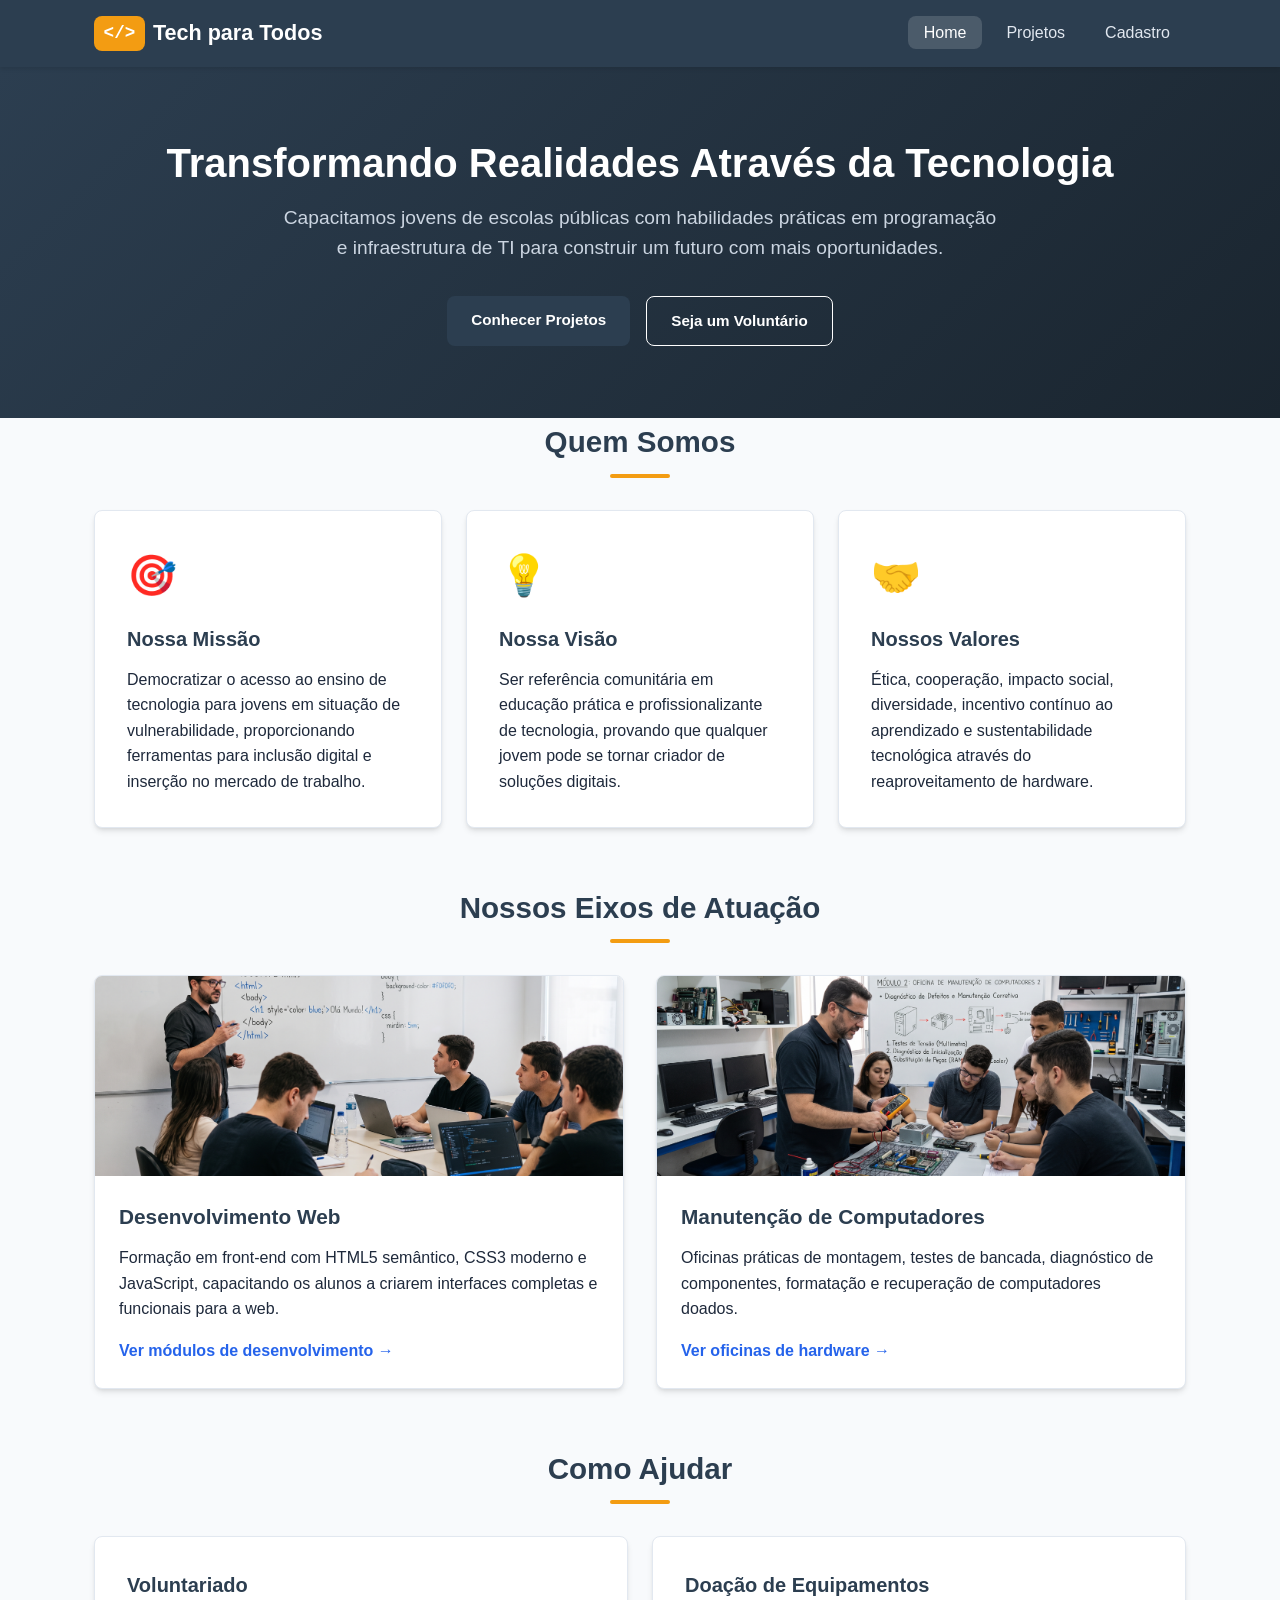
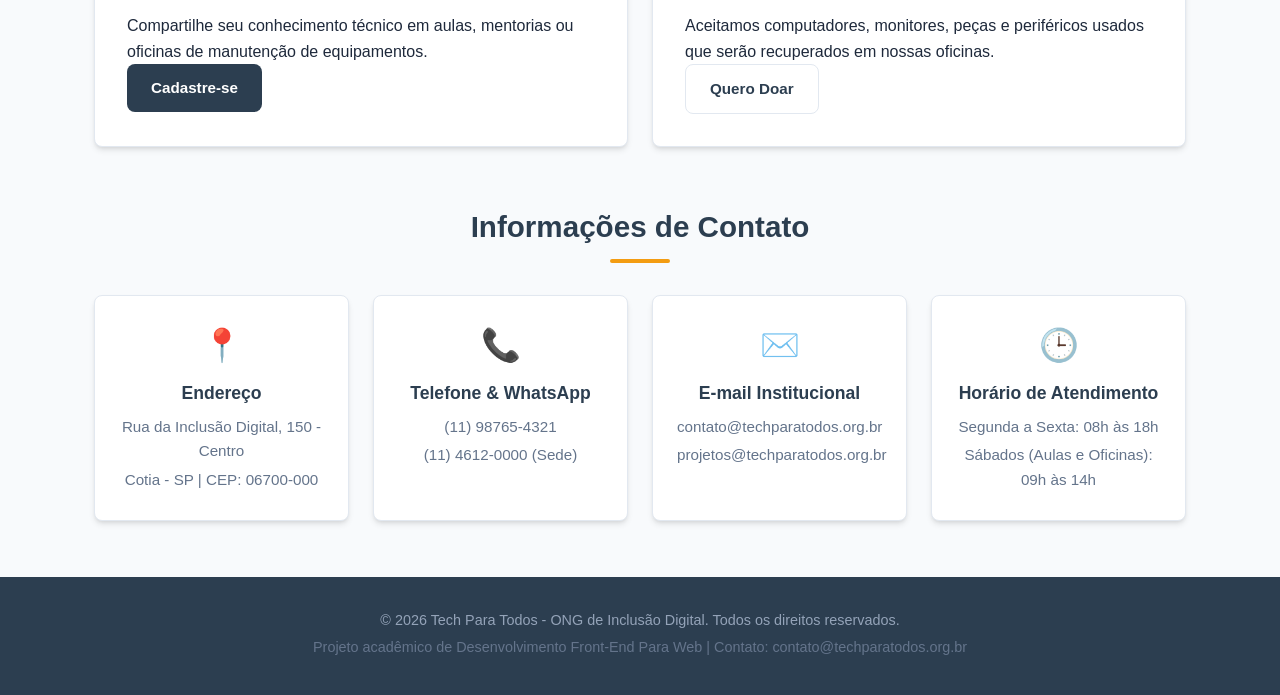
<file: Projeto tech todos/index.html>
<!DOCTYPE html>
<html lang="pt-BR">
<head>
    <meta charset="UTF-8">
    <meta name="viewport" content="width=device-width, initial-scale=1.0">
    <title>Home - Tech para Todos</title>
    <link rel="stylesheet" href="css/style.css">
</head>
<body>
    <header>
        <div class="container header-container">
            <div class="logo">
                <span class="logo-icon">&lt;/&gt;</span>
                <span class="logo-text">Tech para Todos</span>
            </div>
            <nav>
                <ul>
                    <li><a href="index.html" class="active">Home</a></li>
                    <li><a href="projetos.html">Projetos</a></li>
                    <li><a href="cadastro.html">Cadastro</a></li>
                </ul>
            </nav>
        </div>
    </header>

    <section class="hero">
        <div class="container hero-content">
            <h2>Transformando Realidades Através da Tecnologia</h2>
            <p>Capacitamos jovens de escolas públicas com habilidades práticas em programação e infraestrutura de TI para construir um futuro com mais oportunidades.</p>
            <div class="hero-actions">
                <a href="projetos.html" class="btn btn-primary">Conhecer Projetos</a>
                <a href="cadastro.html" class="btn btn-secondary">Seja um Voluntário</a>
            </div>
        </div>
    </section>

    <main class="container">
        <!-- Quem Somos -->
        <section class="info-section">
            <div class="section-title">
                <h2>Quem Somos</h2>
                <div class="divider"></div>
            </div>
            <div class="about-grid">
                <div class="about-card">
                    <div class="card-icon">🎯</div>
                    <h3>Nossa Missão</h3>
                    <p>Democratizar o acesso ao ensino de tecnologia para jovens em situação de vulnerabilidade, proporcionando ferramentas para inclusão digital e inserção no mercado de trabalho.</p>
                </div>
                <div class="about-card">
                    <div class="card-icon">💡</div>
                    <h3>Nossa Visão</h3>
                    <p>Ser referência comunitária em educação prática e profissionalizante de tecnologia, provando que qualquer jovem pode se tornar criador de soluções digitais.</p>
                </div>
                <div class="about-card">
                    <div class="card-icon">🤝</div>
                    <h3>Nossos Valores</h3>
                    <p>Ética, cooperação, impacto social, diversidade, incentivo contínuo ao aprendizado e sustentabilidade tecnológica através do reaproveitamento de hardware.</p>
                </div>
            </div>
        </section>

        <!-- Eixos de Atuação com Imagens -->
        <section class="info-section">
            <div class="section-title">
                <h2>Nossos Eixos de Atuação</h2>
                <div class="divider"></div>
            </div>
            <div class="tracks-grid">
                <div class="track-card with-image">
                    <div class="track-thumb">
                        <img src="img/modulo1_html_css.jfif" alt="Aulas práticas de desenvolvimento web front-end" loading="lazy">
                    </div>
                    <div class="track-card-content">
                        <h3>Desenvolvimento Web</h3>
                        <p>Formação em front-end com HTML5 semântico, CSS3 moderno e JavaScript, capacitando os alunos a criarem interfaces completas e funcionais para a web.</p>
                        <a href="projetos.html" class="text-link">Ver módulos de desenvolvimento &rarr;</a>
                    </div>
                </div>
                <div class="track-card with-image">
                    <div class="track-thumb">
                        <img src="img/modulo1_manutencao.jfif" alt="Oficinas práticas de montagem e manutenção de computadores" loading="lazy">
                    </div>
                    <div class="track-card-content">
                        <h3>Manutenção de Computadores</h3>
                        <p>Oficinas práticas de montagem, testes de bancada, diagnóstico de componentes, formatação e recuperação de computadores doados.</p>
                        <a href="projetos.html" class="text-link">Ver oficinas de hardware &rarr;</a>
                    </div>
                </div>
            </div>
        </section>

        <!-- Como Ajudar -->
        <section class="info-section help-section">
            <div class="section-title">
                <h2>Como Ajudar</h2>
                <div class="divider"></div>
            </div>
            <div class="help-grid">
                <div class="help-card">
                    <h3>Voluntariado</h3>
                    <p>Compartilhe seu conhecimento técnico em aulas, mentorias ou oficinas de manutenção de equipamentos.</p>
                    <a href="cadastro.html" class="btn btn-primary">Cadastre-se</a>
                </div>
                <div class="help-card">
                    <h3>Doação de Equipamentos</h3>
                    <p>Aceitamos computadores, monitores, peças e periféricos usados que serão recuperados em nossas oficinas.</p>
                    <a href="projetos.html#como-doar" class="btn btn-secondary">Quero Doar</a>
                </div>
            </div>
        </section>

        <!-- Informações de Contato da Organização -->
        <section class="info-section contact-section">
            <div class="section-title">
                <h2>Informações de Contato</h2>
                <div class="divider"></div>
            </div>
            <div class="contact-grid">
                <div class="contact-card">
                    <div class="card-icon">📍</div>
                    <h3>Endereço</h3>
                    <p>Rua da Inclusão Digital, 150 - Centro</p>
                    <p>Cotia - SP | CEP: 06700-000</p>
                </div>
                <div class="contact-card">
                    <div class="card-icon">📞</div>
                    <h3>Telefone &amp; WhatsApp</h3>
                    <p>(11) 98765-4321</p>
                    <p>(11) 4612-0000 (Sede)</p>
                </div>
                <div class="contact-card">
                    <div class="card-icon">✉️</div>
                    <h3>E-mail Institucional</h3>
                    <p>contato@techparatodos.org.br</p>
                    <p>projetos@techparatodos.org.br</p>
                </div>
                <div class="contact-card">
                    <div class="card-icon">🕒</div>
                    <h3>Horário de Atendimento</h3>
                    <p>Segunda a Sexta: 08h às 18h</p>
                    <p>Sábados (Aulas e Oficinas): 09h às 14h</p>
                </div>
            </div>
        </section>
    </main>

    <footer>
        <div class="container footer-container">
            <p>&copy; 2026 Tech Para Todos - ONG de Inclusão Digital. Todos os direitos reservados.</p>
            <p class="footer-sub">Projeto acadêmico de Desenvolvimento Front-End Para Web | Contato: contato@techparatodos.org.br</p>
        </div>
    </footer>
</body>
</html>
</file>
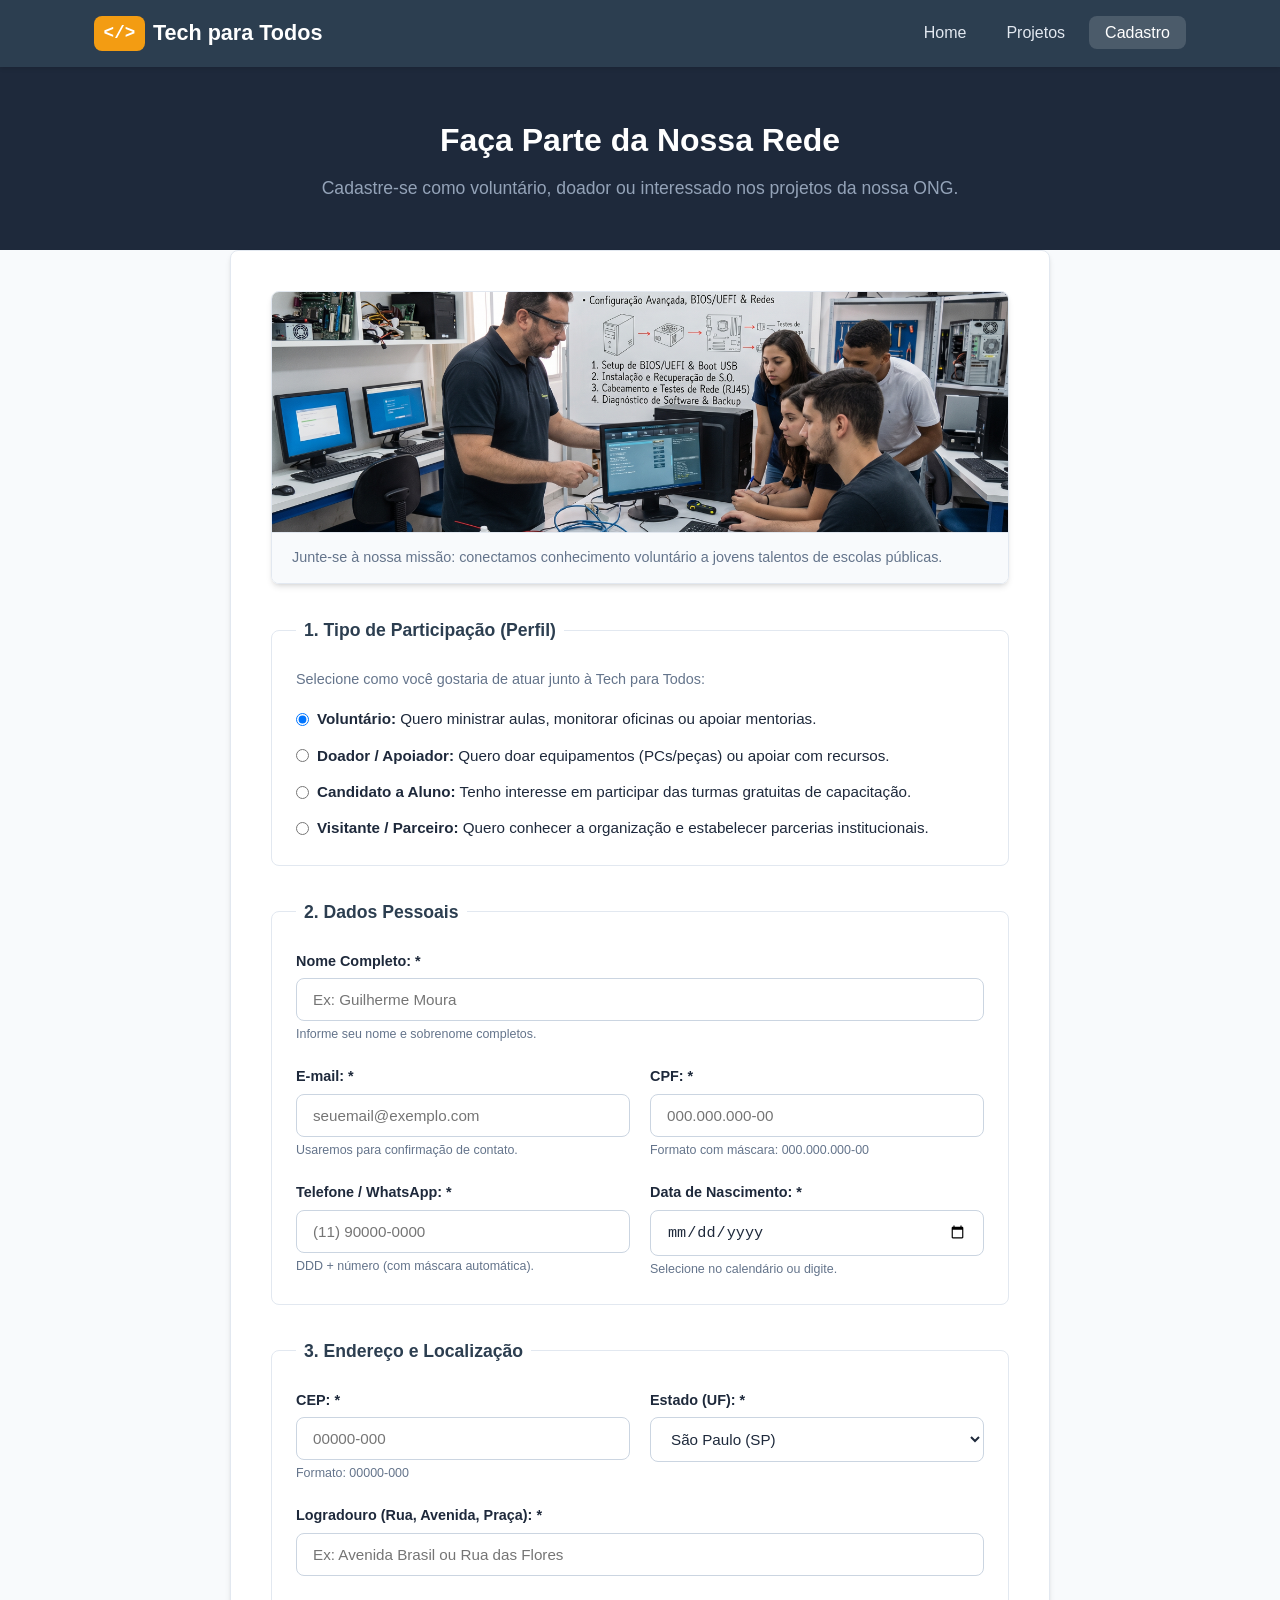
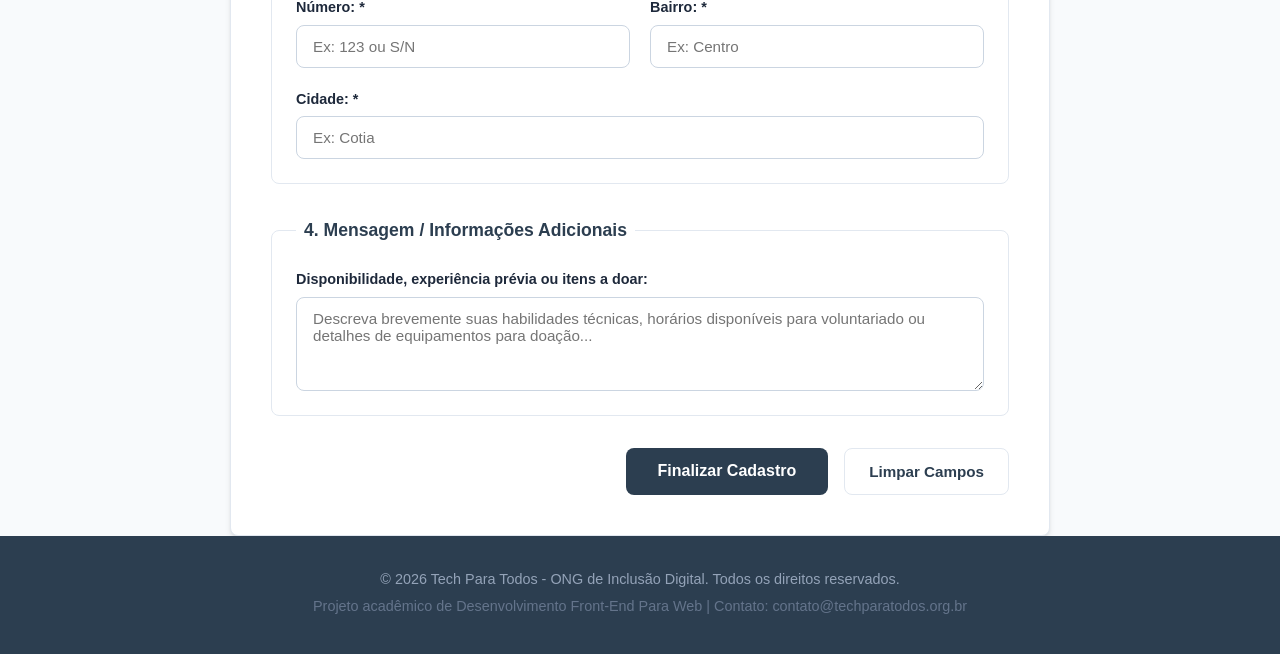
<file: Projeto tech todos/cadastro.html>
<!DOCTYPE html>
<html lang="pt-BR">
<head>
    <meta charset="UTF-8">
    <meta name="viewport" content="width=device-width, initial-scale=1.0">
    <title>Cadastro - Tech para Todos</title>
    <link rel="stylesheet" href="css/style.css">
</head>
<body>
    <header>
        <div class="container header-container">
            <div class="logo">
                <span class="logo-icon">&lt;/&gt;</span>
                <span class="logo-text">Tech para Todos</span>
            </div>
            <nav>
                <ul>
                    <li><a href="index.html">Home</a></li>
                    <li><a href="projetos.html">Projetos</a></li>
                    <li><a href="cadastro.html" class="active">Cadastro</a></li>
                </ul>
            </nav>
        </div>
    </header>

    <div class="page-header">
        <div class="container">
            <h2>Faça Parte da Nossa Rede</h2>
            <p>Cadastre-se como voluntário, doador ou interessado nos projetos da nossa ONG.</p>
        </div>
    </div>

    <main class="container">
        <div class="form-wrapper">
            <!-- Imagem Ilustrativa de Engajamento e Voluntariado -->
            <div class="form-hero-media">
                <img src="img/modulo2_manutencao.jfif" alt="Alunos e voluntários em oficina prática de informática" loading="lazy">
                <div class="media-caption">
                    <p>Junte-se à nossa missão: conectamos conhecimento voluntário a jovens talentos de escolas públicas.</p>
                </div>
            </div>

            <div id="form-feedback" class="feedback-alert" style="display: none;">
                <strong>Sucesso!</strong> Seu cadastro foi registrado com sucesso. Em breve nossa equipe entrará em contato!
            </div>

            <form id="cadastro-form" action="#" method="POST" novalidate>
                <!-- Seção 1: Perfil de Interesse (Agrupamento Lógico) -->
                <fieldset class="form-group-box">
                    <legend>1. Tipo de Participação (Perfil)</legend>
                    <p class="fieldset-desc">Selecione como você gostaria de atuar junto à Tech para Todos:</p>
                    <div class="radio-group">
                        <label class="radio-label">
                            <input type="radio" name="perfil" value="voluntario" checked required>
                            <span><strong>Voluntário:</strong> Quero ministrar aulas, monitorar oficinas ou apoiar mentorias.</span>
                        </label>
                        <label class="radio-label">
                            <input type="radio" name="perfil" value="doador" required>
                            <span><strong>Doador / Apoiador:</strong> Quero doar equipamentos (PCs/peças) ou apoiar com recursos.</span>
                        </label>
                        <label class="radio-label">
                            <input type="radio" name="perfil" value="aluno" required>
                            <span><strong>Candidato a Aluno:</strong> Tenho interesse em participar das turmas gratuitas de capacitação.</span>
                        </label>
                        <label class="radio-label">
                            <input type="radio" name="perfil" value="visitante" required>
                            <span><strong>Visitante / Parceiro:</strong> Quero conhecer a organização e estabelecer parcerias institucionais.</span>
                        </label>
                    </div>
                </fieldset>

                <!-- Seção 2: Dados Pessoais (Agrupamento Lógico e Inputs HTML5) -->
                <fieldset class="form-group-box">
                    <legend>2. Dados Pessoais</legend>
                    <div class="form-grid">
                        <div class="form-field full-width">
                            <label for="nome">Nome Completo: *</label>
                            <input id="nome" type="text" name="nome" required minlength="3" placeholder="Ex: Guilherme Moura">
                            <span class="field-hint">Informe seu nome e sobrenome completos.</span>
                        </div>

                        <div class="form-field">
                            <label for="email">E-mail: *</label>
                            <input id="email" type="email" name="email" required placeholder="seuemail@exemplo.com">
                            <span class="field-hint">Usaremos para confirmação de contato.</span>
                        </div>

                        <div class="form-field">
                            <label for="cpf">CPF: *</label>
                            <input id="cpf" type="text" name="cpf" required placeholder="000.000.000-00" maxlength="14" pattern="\d{3}\.\d{3}\.\d{3}-\d{2}" autocomplete="off">
                            <span class="field-hint">Formato com máscara: 000.000.000-00</span>
                        </div>

                        <div class="form-field">
                            <label for="telefone">Telefone / WhatsApp: *</label>
                            <input id="telefone" type="tel" name="telefone" required placeholder="(11) 90000-0000" maxlength="15" pattern="\(\d{2}\)\s\d{4,5}-\d{4}">
                            <span class="field-hint">DDD + número (com máscara automática).</span>
                        </div>

                        <div class="form-field">
                            <label for="nascimento">Data de Nascimento: *</label>
                            <input id="nascimento" type="date" name="nascimento" required min="1930-01-01" max="2020-12-31">
                            <span class="field-hint">Selecione no calendário ou digite.</span>
                        </div>
                    </div>
                </fieldset>

                <!-- Seção 3: Endereço e Localização (Agrupamento Lógico) -->
                <fieldset class="form-group-box">
                    <legend>3. Endereço e Localização</legend>
                    <div class="form-grid">
                        <div class="form-field">
                            <label for="cep">CEP: *</label>
                            <input id="cep" type="text" name="cep" required placeholder="00000-000" maxlength="9" pattern="\d{5}-\d{3}" autocomplete="off">
                            <span class="field-hint">Formato: 00000-000</span>
                        </div>

                        <div class="form-field">
                            <label for="estado">Estado (UF): *</label>
                            <select name="estado" id="estado" required>
                                <option value="">Selecione seu Estado</option>
                                <option value="AC">Acre (AC)</option>
                                <option value="AL">Alagoas (AL)</option>
                                <option value="AP">Amapá (AP)</option>
                                <option value="AM">Amazonas (AM)</option>
                                <option value="BA">Bahia (BA)</option>
                                <option value="CE">Ceará (CE)</option>
                                <option value="DF">Distrito Federal (DF)</option>
                                <option value="ES">Espírito Santo (ES)</option>
                                <option value="GO">Goiás (GO)</option>
                                <option value="MA">Maranhão (MA)</option>
                                <option value="MT">Mato Grosso (MT)</option>
                                <option value="MS">Mato Grosso do Sul (MS)</option>
                                <option value="MG">Minas Gerais (MG)</option>
                                <option value="PA">Pará (PA)</option>
                                <option value="PB">Paraíba (PB)</option>
                                <option value="PR">Paraná (PR)</option>
                                <option value="PE">Pernambuco (PE)</option>
                                <option value="PI">Piauí (PI)</option>
                                <option value="RJ">Rio de Janeiro (RJ)</option>
                                <option value="RN">Rio Grande do Norte (RN)</option>
                                <option value="RS">Rio Grande do Sul (RS)</option>
                                <option value="RO">Rondônia (RO)</option>
                                <option value="RR">Roraima (RR)</option>
                                <option value="SC">Santa Catarina (SC)</option>
                                <option value="SP" selected>São Paulo (SP)</option>
                                <option value="SE">Sergipe (SE)</option>
                                <option value="TO">Tocantins (TO)</option>
                            </select>
                        </div>

                        <div class="form-field full-width">
                            <label for="rua">Logradouro (Rua, Avenida, Praça): *</label>
                            <input id="rua" type="text" name="rua" required placeholder="Ex: Avenida Brasil ou Rua das Flores">
                        </div>

                        <div class="form-field">
                            <label for="numero_rua">Número: *</label>
                            <input id="numero_rua" type="text" name="numero_rua" required placeholder="Ex: 123 ou S/N">
                        </div>

                        <div class="form-field">
                            <label for="bairro">Bairro: *</label>
                            <input id="bairro" type="text" name="bairro" required placeholder="Ex: Centro">
                        </div>

                        <div class="form-field full-width">
                            <label for="cidade">Cidade: *</label>
                            <input id="cidade" type="text" name="cidade" required placeholder="Ex: Cotia">
                        </div>
                    </div>
                </fieldset>

                <!-- Seção 4: Detalhes e Mensagem -->
                <fieldset class="form-group-box">
                    <legend>4. Mensagem / Informações Adicionais</legend>
                    <div class="form-field full-width">
                        <label for="mensagem">Disponibilidade, experiência prévia ou itens a doar:</label>
                        <textarea id="mensagem" name="mensagem" rows="4" placeholder="Descreva brevemente suas habilidades técnicas, horários disponíveis para voluntariado ou detalhes de equipamentos para doação..."></textarea>
                    </div>
                </fieldset>

                <div class="form-actions">
                    <button type="submit" class="btn btn-primary btn-large">Finalizar Cadastro</button>
                    <button type="reset" class="btn btn-secondary">Limpar Campos</button>
                </div>
            </form>
        </div>
    </main>

    <footer>
        <div class="container footer-container">
            <p>&copy; 2026 Tech Para Todos - ONG de Inclusão Digital. Todos os direitos reservados.</p>
            <p class="footer-sub">Projeto acadêmico de Desenvolvimento Front-End Para Web | Contato: contato@techparatodos.org.br</p>
        </div>
    </footer>

    <!-- Scripts: Máscaras de Entrada e Validação Nativa -->
    <script>
        // Função de máscara de CPF (000.000.000-00)
        const cpfInput = document.getElementById('cpf');
        cpfInput.addEventListener('input', function(e) {
            let v = e.target.value.replace(/\D/g, '');
            if (v.length > 11) v = v.slice(0, 11);
            if (v.length > 9) {
                v = v.replace(/(\d{3})(\d{3})(\d{3})(\d{1,2})/, '$1.$2.$3-$4');
            } else if (v.length > 6) {
                v = v.replace(/(\d{3})(\d{3})(\d{1,3})/, '$1.$2.$3');
            } else if (v.length > 3) {
                v = v.replace(/(\d{3})(\d{1,3})/, '$1.$2');
            }
            e.target.value = v;
        });

        // Função de máscara de Telefone ((00) 00000-0000 ou (00) 0000-0000)
        const telInput = document.getElementById('telefone');
        telInput.addEventListener('input', function(e) {
            let v = e.target.value.replace(/\D/g, '');
            if (v.length > 11) v = v.slice(0, 11);
            if (v.length > 10) {
                v = v.replace(/^(\d{2})(\d{5})(\d{4})$/, '($1) $2-$3');
            } else if (v.length > 6) {
                v = v.replace(/^(\d{2})(\d{4})(\d{0,4})$/, '($1) $2-$3');
            } else if (v.length > 2) {
                v = v.replace(/^(\d{2})(\d{0,5})$/, '($1) $2');
            } else if (v.length > 0) {
                v = v.replace(/^(\d*)$/, '($1');
            }
            e.target.value = v;
        });

        // Função de máscara de CEP (00000-000)
        const cepInput = document.getElementById('cep');
        cepInput.addEventListener('input', function(e) {
            let v = e.target.value.replace(/\D/g, '');
            if (v.length > 8) v = v.slice(0, 8);
            if (v.length > 5) {
                v = v.replace(/^(\d{5})(\d{1,3})$/, '$1-$2');
            }
            e.target.value = v;
        });

        // Envio do formulário com validação nativa
        const form = document.getElementById('cadastro-form');
        form.addEventListener('submit', function(e) {
            e.preventDefault();
            if (form.checkValidity()) {
                const feedback = document.getElementById('form-feedback');
                feedback.style.display = 'block';
                feedback.scrollIntoView({ behavior: 'smooth' });
                form.reset();
            } else {
                form.reportValidity();
            }
        });
    </script>
</body>
</html>
</file>
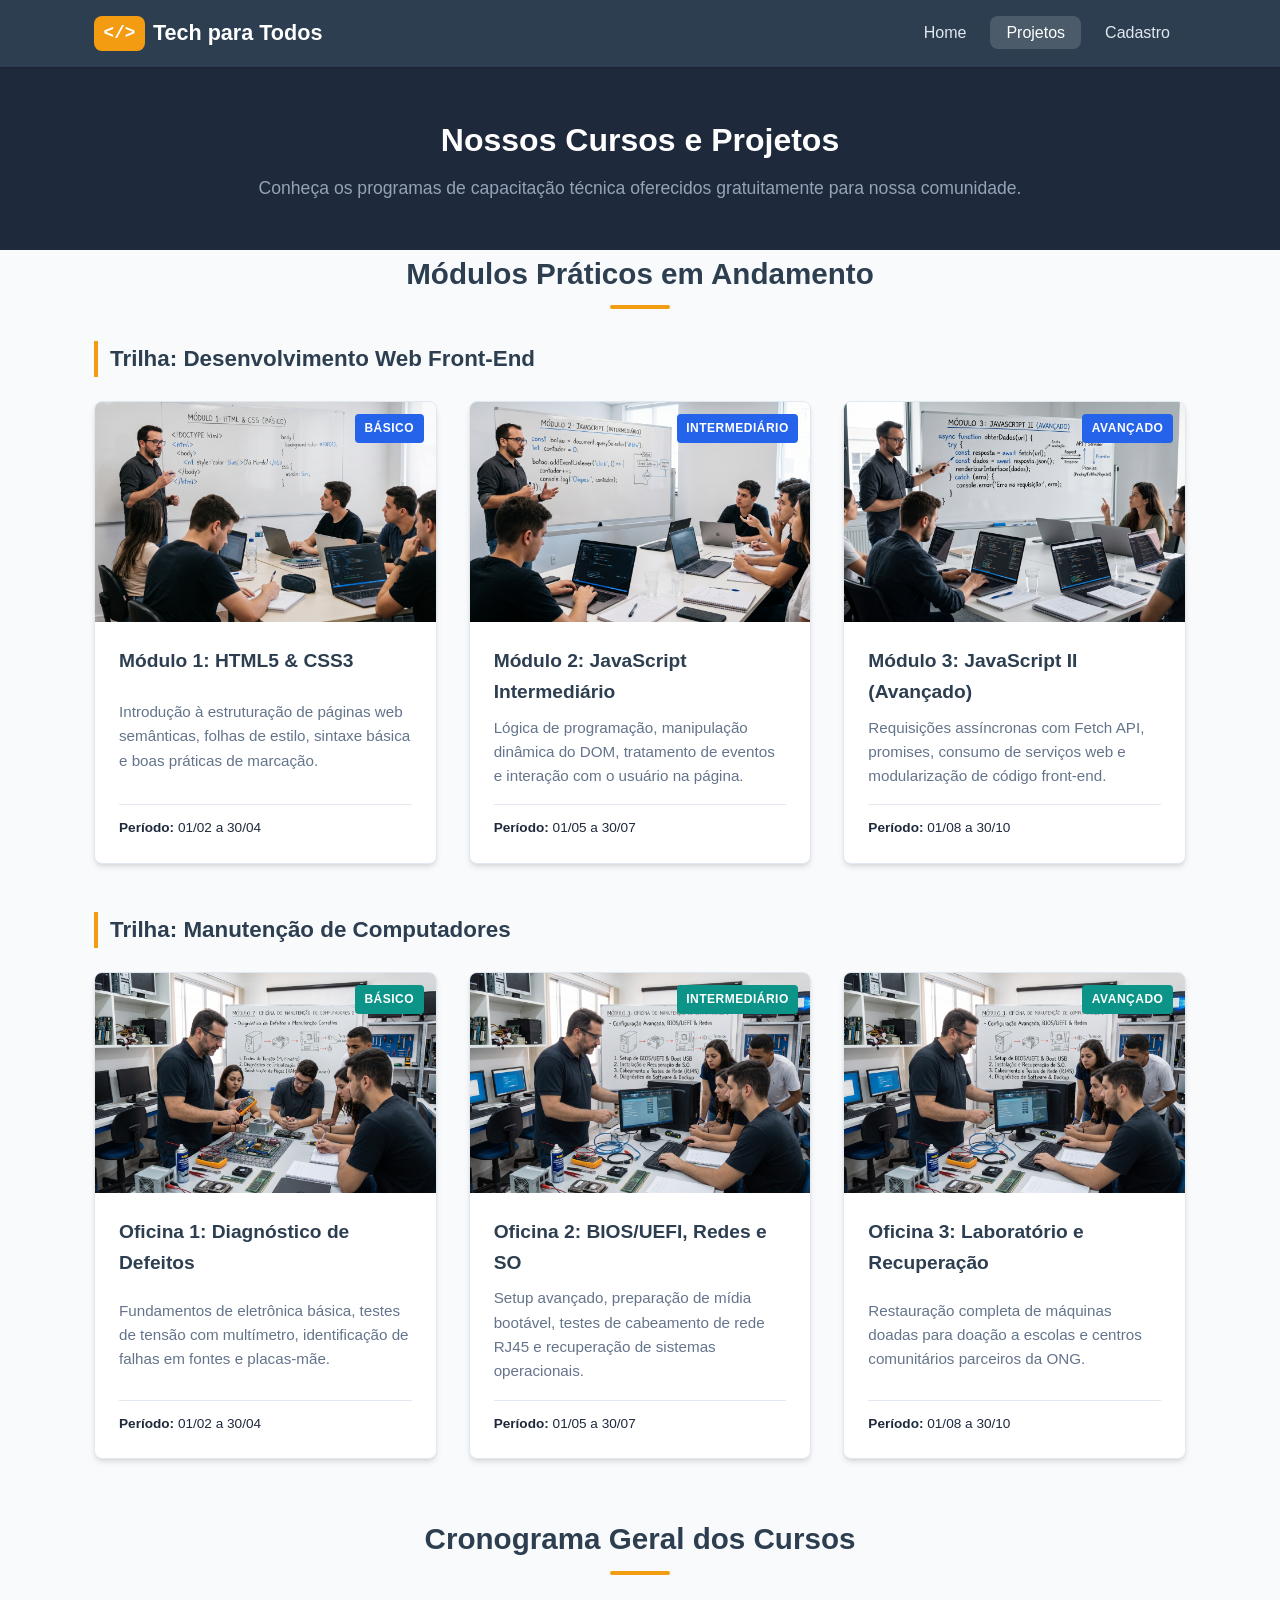
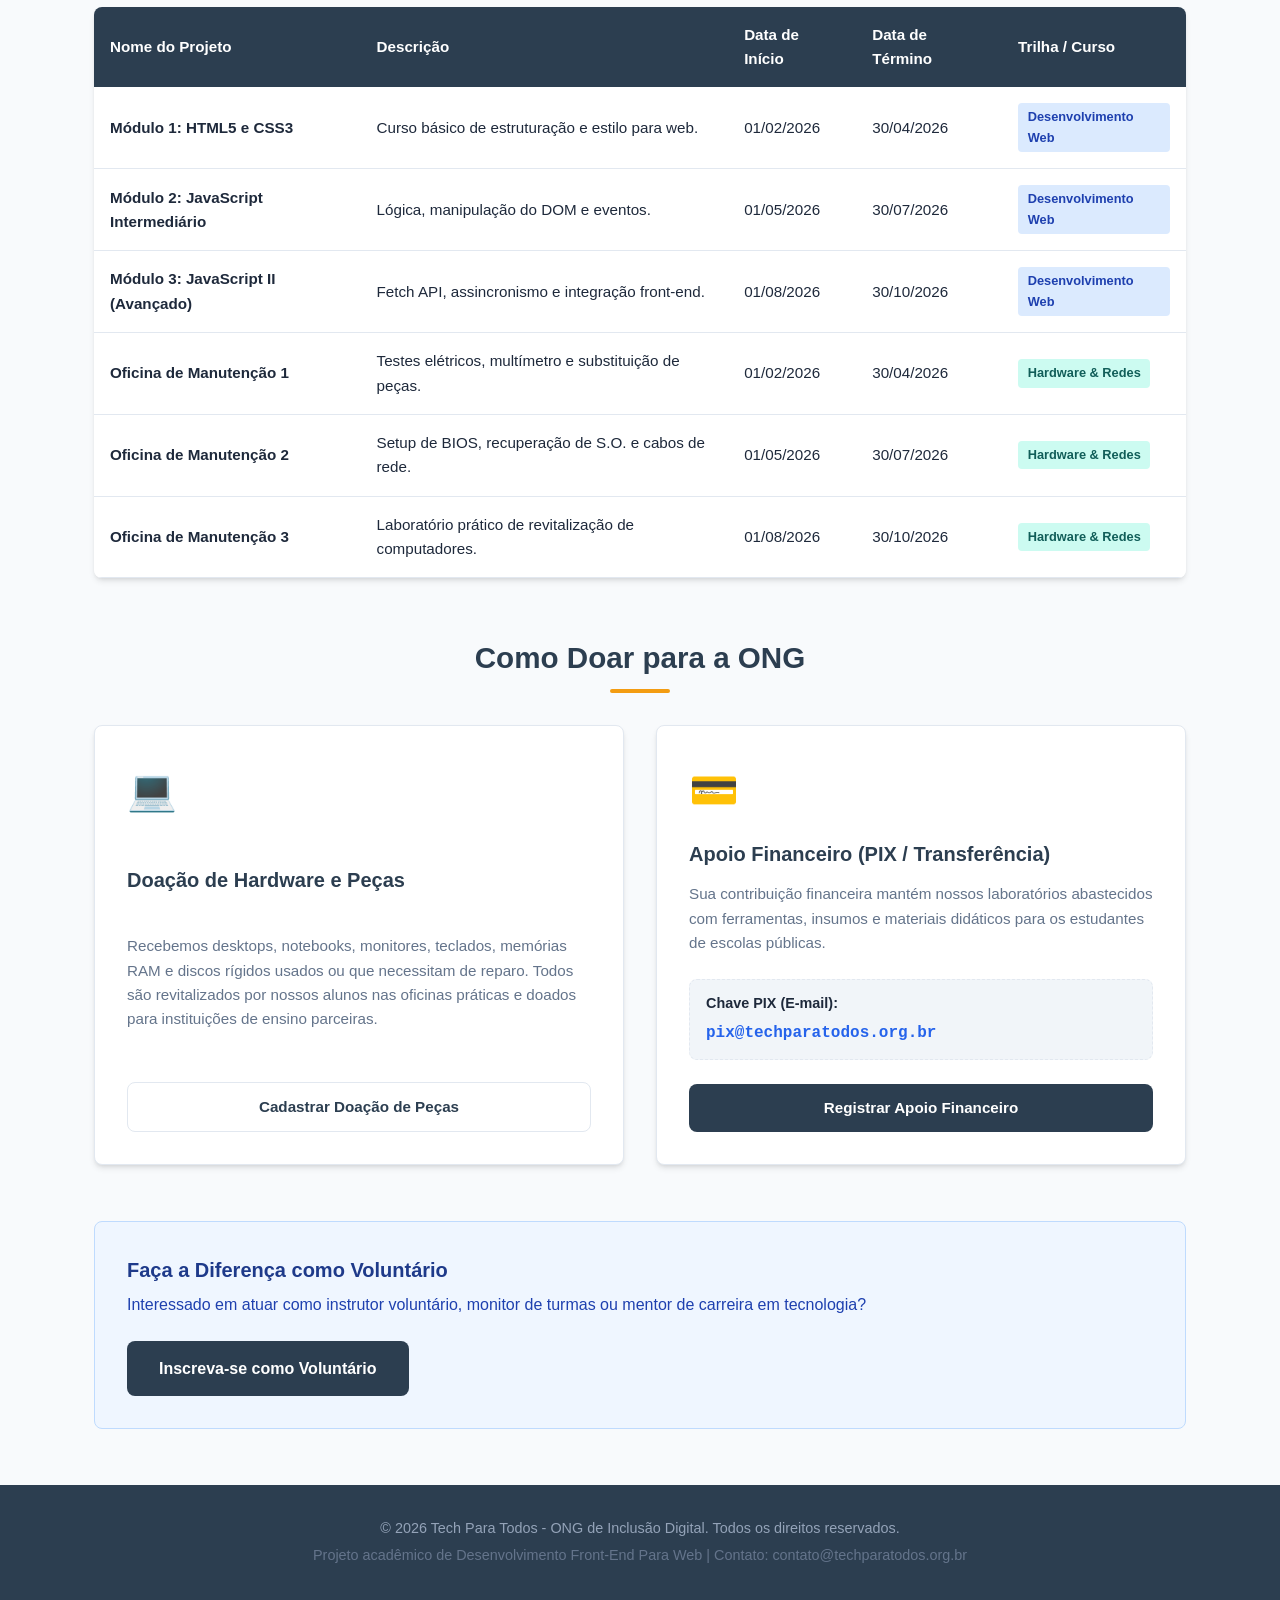
<file: Projeto tech todos/projetos.html>
<!DOCTYPE html>
<html lang="pt-BR">
<head>
    <meta charset="UTF-8">
    <meta name="viewport" content="width=device-width, initial-scale=1.0">
    <title>Projetos - Tech para Todos</title>
    <link rel="stylesheet" href="css/style.css">
</head>
<body>
    <header>
        <div class="container header-container">
            <div class="logo">
                <span class="logo-icon">&lt;/&gt;</span>
                <span class="logo-text">Tech para Todos</span>
            </div>
            <nav>
                <ul>
                    <li><a href="index.html">Home</a></li>
                    <li><a href="projetos.html" class="active">Projetos</a></li>
                    <li><a href="cadastro.html">Cadastro</a></li>
                </ul>
            </nav>
        </div>
    </header>

    <div class="page-header">
        <div class="container">
            <h2>Nossos Cursos e Projetos</h2>
            <p>Conheça os programas de capacitação técnica oferecidos gratuitamente para nossa comunidade.</p>
        </div>
    </div>

    <main class="container">
        <!-- Galeria em Cards dos Módulos com Imagens -->
        <section class="info-section">
            <div class="section-title">
                <h2>Módulos Práticos em Andamento</h2>
                <div class="divider"></div>
            </div>

            <h3 class="track-header">Trilha: Desenvolvimento Web Front-End</h3>
            <div class="gallery-grid">
                <article class="project-card">
                    <div class="card-image-wrap">
                        <img src="img/modulo1_html_css.jfif" alt="Aula prática do Módulo 1 de HTML e CSS" loading="lazy">
                        <span class="badge">Básico</span>
                    </div>
                    <div class="project-card-body">
                        <h4>Módulo 1: HTML5 &amp; CSS3</h4>
                        <p>Introdução à estruturação de páginas web semânticas, folhas de estilo, sintaxe básica e boas práticas de marcação.</p>
                        <div class="card-meta">
                            <span><strong>Período:</strong> 01/02 a 30/04</span>
                        </div>
                    </div>
                </article>

                <article class="project-card">
                    <div class="card-image-wrap">
                        <img src="img/modulo2_JS.jfif" alt="Aula de lógica e manipulação DOM com JavaScript" loading="lazy">
                        <span class="badge">Intermediário</span>
                    </div>
                    <div class="project-card-body">
                        <h4>Módulo 2: JavaScript Intermediário</h4>
                        <p>Lógica de programação, manipulação dinâmica do DOM, tratamento de eventos e interação com o usuário na página.</p>
                        <div class="card-meta">
                            <span><strong>Período:</strong> 01/05 a 30/07</span>
                        </div>
                    </div>
                </article>

                <article class="project-card">
                    <div class="card-image-wrap">
                        <img src="img/modulo3_JS2.jfif" alt="Aula avançada de consumo de APIs e JS moderno" loading="lazy">
                        <span class="badge">Avançado</span>
                    </div>
                    <div class="project-card-body">
                        <h4>Módulo 3: JavaScript II (Avançado)</h4>
                        <p>Requisições assíncronas com Fetch API, promises, consumo de serviços web e modularização de código front-end.</p>
                        <div class="card-meta">
                            <span><strong>Período:</strong> 01/08 a 30/10</span>
                        </div>
                    </div>
                </article>
            </div>

            <h3 class="track-header" style="margin-top: 3rem;">Trilha: Manutenção de Computadores</h3>
            <div class="gallery-grid">
                <article class="project-card">
                    <div class="card-image-wrap">
                        <img src="img/modulo1_manutencao.jfif" alt="Oficina de manutenção preventiva e testes de hardware" loading="lazy">
                        <span class="badge badge-hardware">Básico</span>
                    </div>
                    <div class="project-card-body">
                        <h4>Oficina 1: Diagnóstico de Defeitos</h4>
                        <p>Fundamentos de eletrônica básica, testes de tensão com multímetro, identificação de falhas em fontes e placas-mãe.</p>
                        <div class="card-meta">
                            <span><strong>Período:</strong> 01/02 a 30/04</span>
                        </div>
                    </div>
                </article>

                <article class="project-card">
                    <div class="card-image-wrap">
                        <img src="img/modulo2_manutencao.jfif" alt="Configuração de BIOS/UEFI, redes e sistemas" loading="lazy">
                        <span class="badge badge-hardware">Intermediário</span>
                    </div>
                    <div class="project-card-body">
                        <h4>Oficina 2: BIOS/UEFI, Redes e SO</h4>
                        <p>Setup avançado, preparação de mídia bootável, testes de cabeamento de rede RJ45 e recuperação de sistemas operacionais.</p>
                        <div class="card-meta">
                            <span><strong>Período:</strong> 01/05 a 30/07</span>
                        </div>
                    </div>
                </article>

                <article class="project-card">
                    <div class="card-image-wrap">
                        <img src="img/modulo3_manutencao.jfif" alt="Bancada de montagem e certificação de PCs recuperados" loading="lazy">
                        <span class="badge badge-hardware">Avançado</span>
                    </div>
                    <div class="project-card-body">
                        <h4>Oficina 3: Laboratório e Recuperação</h4>
                        <p>Restauração completa de máquinas doadas para doação a escolas e centros comunitários parceiros da ONG.</p>
                        <div class="card-meta">
                            <span><strong>Período:</strong> 01/08 a 30/10</span>
                        </div>
                    </div>
                </article>
            </div>
        </section>

        <!-- Tabela Detalhada com Cronograma -->
        <section class="info-section">
            <div class="section-title">
                <h2>Cronograma Geral dos Cursos</h2>
                <div class="divider"></div>
            </div>
            
            <div class="table-responsive">
                <table class="styled-table">
                    <thead>
                        <tr>
                            <th>Nome do Projeto</th>
                            <th>Descrição</th>
                            <th>Data de Início</th>
                            <th>Data de Término</th>
                            <th>Trilha / Curso</th>
                        </tr>
                    </thead>
                    <tbody>
                        <tr>
                            <td><strong>Módulo 1: HTML5 e CSS3</strong></td>
                            <td>Curso básico de estruturação e estilo para web.</td>
                            <td>01/02/2026</td>
                            <td>30/04/2026</td>
                            <td><span class="tag tag-web">Desenvolvimento Web</span></td>
                        </tr>
                        <tr>
                            <td><strong>Módulo 2: JavaScript Intermediário</strong></td>
                            <td>Lógica, manipulação do DOM e eventos.</td>
                            <td>01/05/2026</td>
                            <td>30/07/2026</td>
                            <td><span class="tag tag-web">Desenvolvimento Web</span></td>
                        </tr>
                        <tr>
                            <td><strong>Módulo 3: JavaScript II (Avançado)</strong></td>
                            <td>Fetch API, assincronismo e integração front-end.</td>
                            <td>01/08/2026</td>
                            <td>30/10/2026</td>
                            <td><span class="tag tag-web">Desenvolvimento Web</span></td>
                        </tr>
                        <tr>
                            <td><strong>Oficina de Manutenção 1</strong></td>
                            <td>Testes elétricos, multímetro e substituição de peças.</td>
                            <td>01/02/2026</td>
                            <td>30/04/2026</td>
                            <td><span class="tag tag-hardware">Hardware &amp; Redes</span></td>
                        </tr>
                        <tr>
                            <td><strong>Oficina de Manutenção 2</strong></td>
                            <td>Setup de BIOS, recuperação de S.O. e cabos de rede.</td>
                            <td>01/05/2026</td>
                            <td>30/07/2026</td>
                            <td><span class="tag tag-hardware">Hardware &amp; Redes</span></td>
                        </tr>
                        <tr>
                            <td><strong>Oficina de Manutenção 3</strong></td>
                            <td>Laboratório prático de revitalização de computadores.</td>
                            <td>01/08/2026</td>
                            <td>30/10/2026</td>
                            <td><span class="tag tag-hardware">Hardware &amp; Redes</span></td>
                        </tr>
                    </tbody>
                </table>
            </div>
        </section>

        <!-- Seção: Como Doar -->
        <section id="como-doar" class="info-section">
            <div class="section-title">
                <h2>Como Doar para a ONG</h2>
                <div class="divider"></div>
            </div>
            <div class="donation-grid">
                <div class="donation-card">
                    <div class="card-icon">💻</div>
                    <h3>Doação de Hardware e Peças</h3>
                    <p>Recebemos desktops, notebooks, monitores, teclados, memórias RAM e discos rígidos usados ou que necessitam de reparo. Todos são revitalizados por nossos alunos nas oficinas práticas e doados para instituições de ensino parceiras.</p>
                    <a href="cadastro.html" class="btn btn-secondary">Cadastrar Doação de Peças</a>
                </div>
                <div class="donation-card">
                    <div class="card-icon">💳</div>
                    <h3>Apoio Financeiro (PIX / Transferência)</h3>
                    <p>Sua contribuição financeira mantém nossos laboratórios abastecidos com ferramentas, insumos e materiais didáticos para os estudantes de escolas públicas.</p>
                    <div class="pix-box">
                        <strong>Chave PIX (E-mail):</strong>
                        <code>pix@techparatodos.org.br</code>
                    </div>
                    <a href="cadastro.html" class="btn btn-primary">Registrar Apoio Financeiro</a>
                </div>
            </div>
        </section>

        <!-- Seção: Voluntariado -->
        <section class="info-section">
            <div class="callout-box">
                <div>
                    <h3>Faça a Diferença como Voluntário</h3>
                    <p>Interessado em atuar como instrutor voluntário, monitor de turmas ou mentor de carreira em tecnologia?</p>
                </div>
                <a href="cadastro.html" class="btn btn-primary btn-large">Inscreva-se como Voluntário</a>
            </div>
        </section>
    </main>

    <footer>
        <div class="container footer-container">
            <p>&copy; 2026 Tech Para Todos - ONG de Inclusão Digital. Todos os direitos reservados.</p>
            <p class="footer-sub">Projeto acadêmico de Desenvolvimento Front-End Para Web | Contato: contato@techparatodos.org.br</p>
        </div>
    </footer>
</body>
</html>
</file>
<file: Projeto tech todos/css/style.css>
/* ==========================================================================
   Tech para Todos - ONG de Inclusão Digital
   Folha de Estilos Principal (CSS3)
   Disciplina: Desenvolvimento Front-End Para Web (Projeto 1)
   ========================================================================== */

/* --- Variáveis de Tema --- */
:root {
    --primary-color: #2c3e50;
    --primary-hover: #34495e;
    --accent-color: #2563eb;
    --accent-hover: #1d4ed8;
    --secondary-color: #f39c12;
    --text-color: #1e293b;
    --text-muted: #64748b;
    --bg-light: #f8fafc;
    --bg-card: #ffffff;
    --border-color: #e2e8f0;
    --success-bg: #dcfce7;
    --success-text: #166534;
    --radius: 8px;
    --shadow: 0 4px 6px -1px rgba(0, 0, 0, 0.1), 0 2px 4px -2px rgba(0, 0, 0, 0.1);
    --shadow-hover: 0 10px 15px -3px rgba(0, 0, 0, 0.1), 0 4px 6px -4px rgba(0, 0, 0, 0.1);
    --transition: all 0.25s ease-in-out;
}

/* --- Reset e Configurações Básicas --- */
* {
    box-sizing: border-box;
    margin: 0;
    padding: 0;
}

body {
    font-family: -apple-system, BlinkMacSystemFont, "Segoe UI", Roboto, Helvetica, Arial, sans-serif;
    color: var(--text-color);
    background-color: var(--bg-light);
    line-height: 1.6;
    display: flex;
    flex-direction: column;
    min-height: 100vh;
}

img {
    max-width: 100%;
    height: auto;
    display: block;
}

/* --- Container Principal --- */
.container {
    width: 100%;
    max-width: 1140px;
    margin: 0 auto;
    padding: 0 1.5rem;
}

/* --- Cabeçalho e Navegação --- */
header {
    background-color: var(--primary-color);
    color: #ffffff;
    box-shadow: 0 2px 4px rgba(0, 0, 0, 0.1);
    position: sticky;
    top: 0;
    z-index: 100;
}

.header-container {
    display: flex;
    justify-content: space-between;
    align-items: center;
    padding: 1rem 1.5rem;
}

.logo {
    display: flex;
    align-items: center;
    gap: 0.5rem;
    font-size: 1.35rem;
    font-weight: 700;
}

.logo-icon {
    background-color: var(--secondary-color);
    color: #ffffff;
    padding: 0.2rem 0.6rem;
    border-radius: var(--radius);
    font-family: monospace;
    font-size: 1.1rem;
}

nav ul {
    list-style: none;
    display: flex;
    gap: 0.5rem;
    margin: 0;
    padding: 0;
}

nav a {
    color: #e2e8f0;
    text-decoration: none;
    padding: 0.5rem 1rem;
    border-radius: var(--radius);
    font-weight: 500;
    transition: var(--transition);
}

nav a:hover {
    color: #ffffff;
    background-color: var(--primary-hover);
}

nav a.active {
    color: #ffffff;
    background-color: rgba(255, 255, 255, 0.15);
}

/* --- Hero Section --- */
.hero {
    background: linear-gradient(135deg, var(--primary-color) 0%, #1a252f 100%);
    color: #ffffff;
    padding: 4.5rem 0;
    text-align: center;
}

.hero-content h2 {
    font-size: 2.5rem;
    margin-bottom: 1rem;
    font-weight: 800;
    line-height: 1.2;
}

.hero-content p {
    font-size: 1.2rem;
    max-width: 720px;
    margin: 0 auto 2rem auto;
    color: #cbd5e1;
}

.hero-actions {
    display: flex;
    justify-content: center;
    gap: 1rem;
    flex-wrap: wrap;
}

/* --- Banner de Cabeçalho de Páginas Internas --- */
.page-header {
    background-color: #1e293b;
    color: #ffffff;
    padding: 3rem 0;
    text-align: center;
}

.page-header h2 {
    font-size: 2rem;
    margin-bottom: 0.5rem;
}

.page-header p {
    color: #94a3b8;
    font-size: 1.1rem;
}

/* --- Seções e Conteúdo Principal --- */
main {
    flex: 1;
    padding: 3rem 1.5rem;
}

.info-section {
    margin-bottom: 3.5rem;
}

.section-title {
    text-align: center;
    margin-bottom: 2rem;
}

.section-title h2 {
    font-size: 1.85rem;
    color: var(--primary-color);
}

.divider {
    width: 60px;
    height: 4px;
    background-color: var(--secondary-color);
    margin: 0.5rem auto 0 auto;
    border-radius: 2px;
}

.track-header {
    font-size: 1.4rem;
    color: var(--primary-color);
    border-left: 4px solid var(--secondary-color);
    padding-left: 0.75rem;
    margin-bottom: 1.5rem;
}

/* --- Grid de Cards (Quem Somos e Eixos) --- */
.about-grid, .help-grid {
    display: grid;
    grid-template-columns: repeat(auto-fit, minmax(280px, 1fr));
    gap: 1.5rem;
}

.about-card, .help-card {
    background-color: var(--bg-card);
    border: 1px solid var(--border-color);
    border-radius: var(--radius);
    padding: 2rem;
    box-shadow: var(--shadow);
    transition: var(--transition);
}

.about-card:hover, .help-card:hover {
    transform: translateY(-4px);
    box-shadow: var(--shadow-hover);
}

.card-icon {
    font-size: 2.5rem;
    margin-bottom: 1rem;
}

.about-card h3, .help-card h3 {
    color: var(--primary-color);
    margin-bottom: 0.75rem;
    font-size: 1.25rem;
}

/* --- Cards de Eixos com Miniatura de Imagem --- */
.tracks-grid {
    display: grid;
    grid-template-columns: repeat(auto-fit, minmax(320px, 1fr));
    gap: 2rem;
}

.track-card {
    background-color: var(--bg-card);
    border: 1px solid var(--border-color);
    border-radius: var(--radius);
    overflow: hidden;
    box-shadow: var(--shadow);
    transition: var(--transition);
}

.track-card:hover {
    transform: translateY(-4px);
    box-shadow: var(--shadow-hover);
}

.track-thumb {
    width: 100%;
    height: 200px;
    background-color: #e2e8f0;
    overflow: hidden;
}

.track-thumb img {
    width: 100%;
    height: 100%;
    object-fit: cover;
}

.track-card-content {
    padding: 1.5rem;
}

.track-card-content h3 {
    color: var(--primary-color);
    margin-bottom: 0.75rem;
    font-size: 1.3rem;
}

.text-link {
    display: inline-block;
    margin-top: 1rem;
    color: var(--accent-color);
    font-weight: 600;
    text-decoration: none;
}

.text-link:hover {
    text-decoration: underline;
}

/* --- Contato (Página Inicial) --- */
.contact-grid {
    display: grid;
    grid-template-columns: repeat(auto-fit, minmax(240px, 1fr));
    gap: 1.5rem;
}

.contact-card {
    background-color: var(--bg-card);
    border: 1px solid var(--border-color);
    border-radius: var(--radius);
    padding: 1.5rem;
    text-align: center;
    box-shadow: var(--shadow);
}

.contact-card .card-icon {
    font-size: 2rem;
    margin-bottom: 0.5rem;
}

.contact-card h3 {
    font-size: 1.1rem;
    color: var(--primary-color);
    margin-bottom: 0.5rem;
}

.contact-card p {
    font-size: 0.95rem;
    color: var(--text-muted);
    margin-bottom: 0.25rem;
}

/* --- Galeria de Projetos / Cursos --- */
.gallery-grid {
    display: grid;
    grid-template-columns: repeat(auto-fit, minmax(320px, 1fr));
    gap: 2rem;
}

.project-card {
    background-color: var(--bg-card);
    border: 1px solid var(--border-color);
    border-radius: var(--radius);
    overflow: hidden;
    box-shadow: var(--shadow);
    transition: var(--transition);
    display: flex;
    flex-direction: column;
}

.project-card:hover {
    transform: translateY(-4px);
    box-shadow: var(--shadow-hover);
}

.card-image-wrap {
    position: relative;
    width: 100%;
    height: 220px;
    background-color: #e2e8f0;
    overflow: hidden;
}

.card-image-wrap img {
    width: 100%;
    height: 100%;
    object-fit: cover;
    transition: transform 0.3s ease;
}

.project-card:hover .card-image-wrap img {
    transform: scale(1.03);
}

.badge {
    position: absolute;
    top: 12px;
    right: 12px;
    background-color: var(--accent-color);
    color: #ffffff;
    font-size: 0.75rem;
    font-weight: 700;
    padding: 0.3rem 0.6rem;
    border-radius: 4px;
    text-transform: uppercase;
    letter-spacing: 0.5px;
}

.badge-hardware {
    background-color: #0d9488;
}

.project-card-body {
    padding: 1.5rem;
    flex: 1;
    display: flex;
    flex-direction: column;
    justify-content: space-between;
}

.project-card-body h4 {
    font-size: 1.2rem;
    color: var(--primary-color);
    margin-bottom: 0.5rem;
}

.project-card-body p {
    color: var(--text-muted);
    font-size: 0.95rem;
    margin-bottom: 1rem;
}

.card-meta {
    font-size: 0.85rem;
    color: var(--text-color);
    border-top: 1px solid var(--border-color);
    padding-top: 0.75rem;
}

/* --- Tabela de Cronograma --- */
.table-responsive {
    overflow-x: auto;
    margin-top: 1.5rem;
    border-radius: var(--radius);
    box-shadow: var(--shadow);
}

.styled-table {
    width: 100%;
    border-collapse: collapse;
    background-color: var(--bg-card);
    text-align: left;
}

.styled-table th {
    background-color: var(--primary-color);
    color: #ffffff;
    padding: 1rem;
    font-weight: 600;
    font-size: 0.95rem;
}

.styled-table td {
    padding: 1rem;
    border-bottom: 1px solid var(--border-color);
    font-size: 0.95rem;
}

.styled-table tbody tr:hover {
    background-color: #f1f5f9;
}

.tag {
    display: inline-block;
    padding: 0.25rem 0.6rem;
    border-radius: 4px;
    font-size: 0.8rem;
    font-weight: 600;
}

.tag-web {
    background-color: #dbeafe;
    color: #1e40af;
}

.tag-hardware {
    background-color: #ccfbf1;
    color: #115e59;
}

/* --- Seção de Doação (projetos.html) --- */
.donation-grid {
    display: grid;
    grid-template-columns: repeat(auto-fit, minmax(320px, 1fr));
    gap: 2rem;
    margin-top: 1.5rem;
}

.donation-card {
    background-color: var(--bg-card);
    border: 1px solid var(--border-color);
    border-radius: var(--radius);
    padding: 2rem;
    box-shadow: var(--shadow);
    display: flex;
    flex-direction: column;
    justify-content: space-between;
}

.donation-card h3 {
    color: var(--primary-color);
    margin-bottom: 0.75rem;
    font-size: 1.25rem;
}

.donation-card p {
    color: var(--text-muted);
    font-size: 0.95rem;
    margin-bottom: 1.5rem;
}

.pix-box {
    background-color: #f1f5f9;
    padding: 0.75rem 1rem;
    border-radius: var(--radius);
    border: 1px dashed var(--border-color);
    margin-bottom: 1.5rem;
    font-size: 0.9rem;
}

.pix-box code {
    display: block;
    margin-top: 0.35rem;
    font-family: monospace;
    font-weight: 700;
    color: var(--accent-color);
    font-size: 1rem;
}

.callout-box {
    margin-top: 2rem;
    background-color: #eff6ff;
    border: 1px solid #bfdbfe;
    border-radius: var(--radius);
    padding: 2rem;
    display: flex;
    justify-content: space-between;
    align-items: center;
    flex-wrap: wrap;
    gap: 1.5rem;
}

.callout-box h3 {
    color: #1e3a8a;
    font-size: 1.25rem;
    margin-bottom: 0.35rem;
}

.callout-box p {
    font-size: 1rem;
    color: #1e40af;
}

/* --- Formulário de Cadastro --- */
.form-wrapper {
    max-width: 820px;
    margin: 0 auto;
    background-color: var(--bg-card);
    padding: 2.5rem;
    border-radius: var(--radius);
    border: 1px solid var(--border-color);
    box-shadow: var(--shadow);
}

.form-hero-media {
    margin-bottom: 2rem;
    border-radius: var(--radius);
    overflow: hidden;
    border: 1px solid var(--border-color);
    box-shadow: var(--shadow);
}

.form-hero-media img {
    width: 100%;
    height: 240px;
    object-fit: cover;
}

.media-caption {
    background-color: #f8fafc;
    padding: 0.85rem 1.25rem;
    font-size: 0.9rem;
    color: var(--text-muted);
    border-top: 1px solid var(--border-color);
}

.feedback-alert {
    background-color: var(--success-bg);
    color: var(--success-text);
    padding: 1rem 1.5rem;
    border-radius: var(--radius);
    margin-bottom: 2rem;
    border: 1px solid #86efac;
}

.form-group-box {
    border: 1px solid var(--border-color);
    border-radius: var(--radius);
    padding: 1.5rem;
    margin-bottom: 2rem;
}

.form-group-box legend {
    font-weight: 700;
    color: var(--primary-color);
    padding: 0 0.5rem;
    font-size: 1.1rem;
}

.fieldset-desc {
    color: var(--text-muted);
    font-size: 0.9rem;
    margin-bottom: 1rem;
}

.radio-group {
    display: flex;
    flex-direction: column;
    gap: 0.75rem;
}

.radio-label {
    display: flex;
    align-items: center;
    gap: 0.5rem;
    cursor: pointer;
    font-size: 0.95rem;
}

.radio-label input[type="radio"] {
    width: auto;
    margin: 0;
    cursor: pointer;
}

.form-grid {
    display: grid;
    grid-template-columns: repeat(2, 1fr);
    gap: 1.25rem;
}

.form-field {
    display: flex;
    flex-direction: column;
}

.form-field.full-width {
    grid-column: 1 / -1;
}

.form-field label {
    font-size: 0.9rem;
    font-weight: 600;
    color: var(--text-color);
    margin-bottom: 0.35rem;
}

.field-hint {
    font-size: 0.78rem;
    color: var(--text-muted);
    margin-top: 0.25rem;
}

input, select, textarea {
    width: 100%;
    padding: 0.75rem 1rem;
    border: 1px solid #cbd5e1;
    border-radius: var(--radius);
    font-size: 0.95rem;
    color: var(--text-color);
    background-color: #ffffff;
    transition: var(--transition);
}

input:focus, select:focus, textarea:focus {
    outline: none;
    border-color: var(--accent-color);
    box-shadow: 0 0 0 3px rgba(37, 99, 235, 0.15);
}

textarea {
    resize: vertical;
    font-family: inherit;
}

.form-actions {
    display: flex;
    justify-content: flex-end;
    gap: 1rem;
    margin-top: 1rem;
}

/* --- Botões --- */
.btn {
    display: inline-block;
    padding: 0.75rem 1.5rem;
    font-size: 0.95rem;
    font-weight: 600;
    border-radius: var(--radius);
    text-decoration: none;
    cursor: pointer;
    border: none;
    transition: var(--transition);
    text-align: center;
}

.btn-primary {
    background-color: var(--primary-color);
    color: #ffffff;
}

.btn-primary:hover {
    background-color: var(--primary-hover);
}

.btn-secondary {
    background-color: #ffffff;
    color: var(--primary-color);
    border: 1px solid var(--border-color);
}

.btn-secondary:hover {
    background-color: #f1f5f9;
}

.hero .btn-secondary {
    background-color: transparent;
    color: #ffffff;
    border: 1px solid #ffffff;
}

.hero .btn-secondary:hover {
    background-color: rgba(255, 255, 255, 0.15);
}

.btn-large {
    padding: 0.9rem 2rem;
    font-size: 1rem;
}

/* --- Rodapé --- */
footer {
    background-color: var(--primary-color);
    color: #94a3b8;
    padding: 2rem 0;
    text-align: center;
    margin-top: auto;
}

.footer-container p {
    margin-bottom: 0.25rem;
    font-size: 0.9rem;
}

.footer-sub {
    font-size: 0.8rem;
    color: #64748b;
}

/* --- Responsividade (Mobile e Tablet) --- */
@media (max-width: 768px) {
    .header-container {
        flex-direction: column;
        gap: 1rem;
    }

    .hero-content h2 {
        font-size: 1.85rem;
    }

    .form-grid {
        grid-template-columns: 1fr;
    }

    .form-wrapper {
        padding: 1.5rem;
    }

    .callout-box {
        flex-direction: column;
        align-items: flex-start;
    }

    .form-actions {
        flex-direction: column;
    }

    .form-actions button {
        width: 100%;
    }
}
</file>
